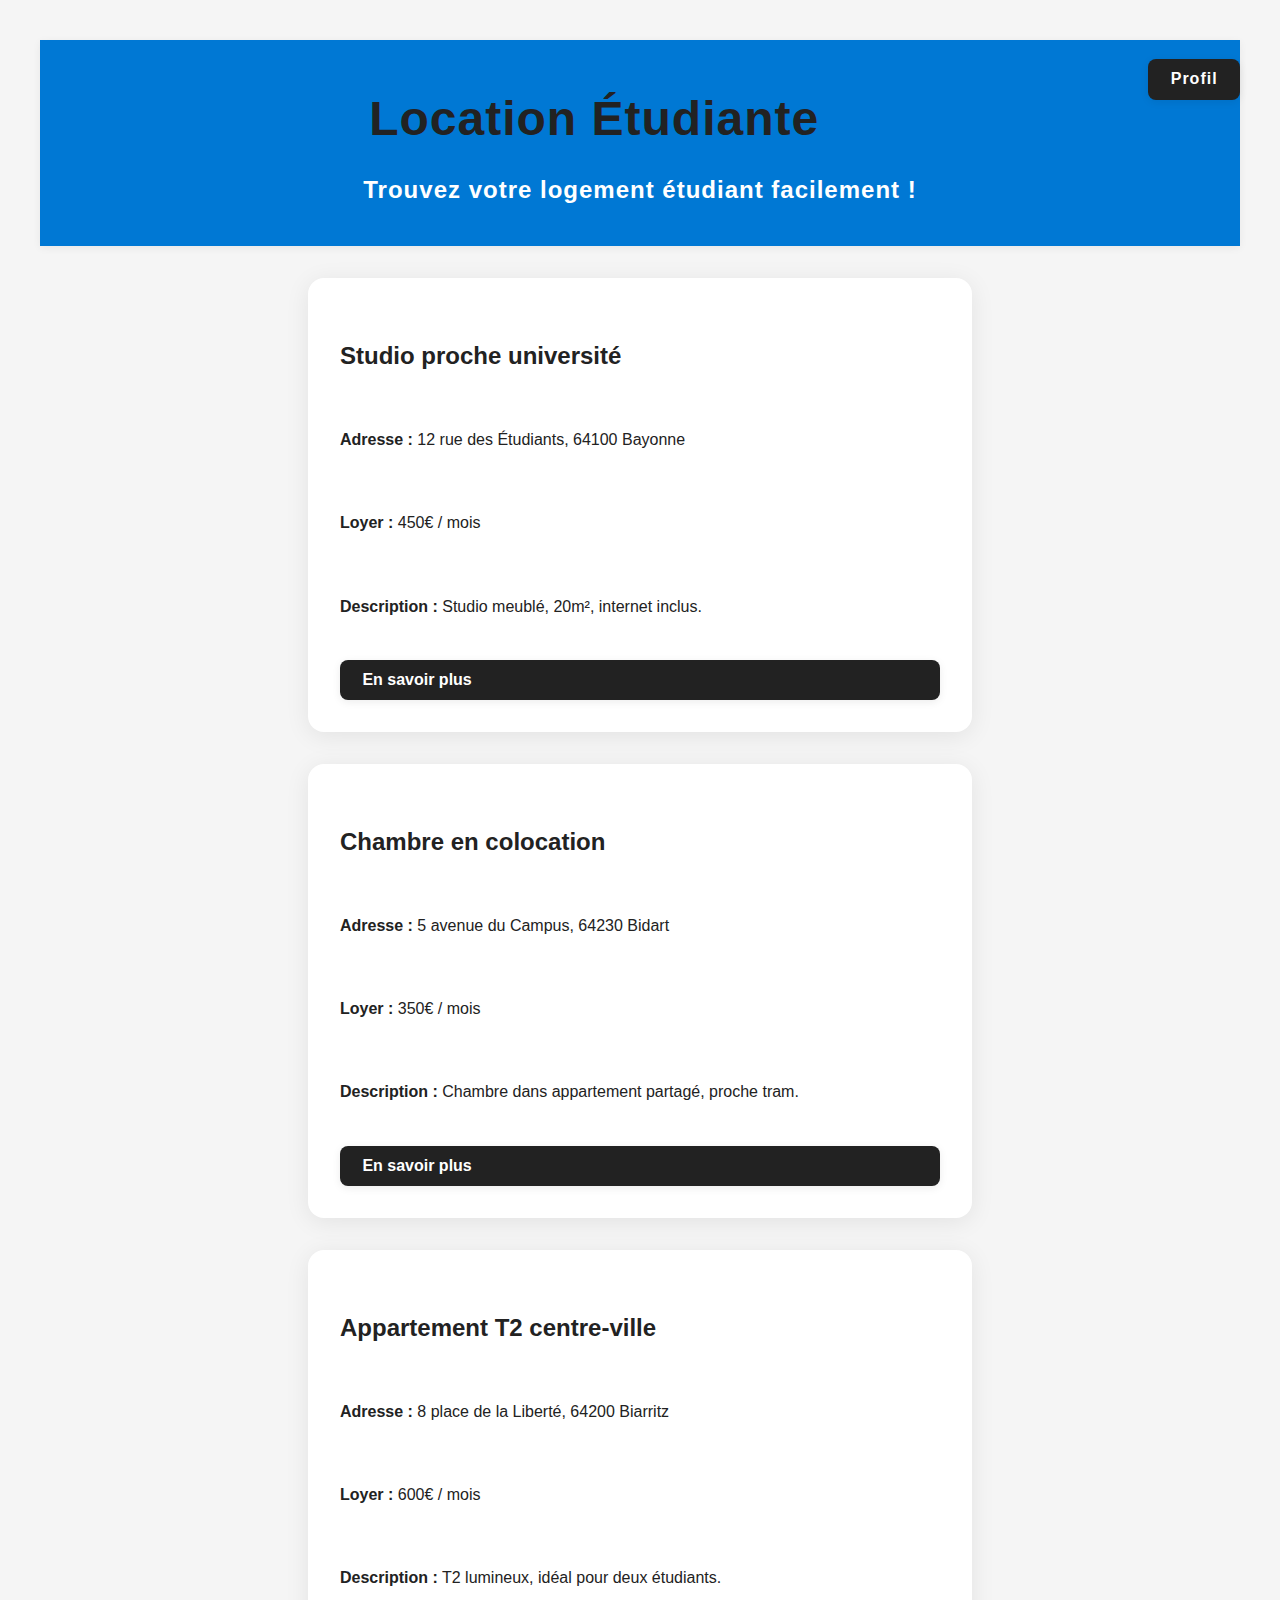
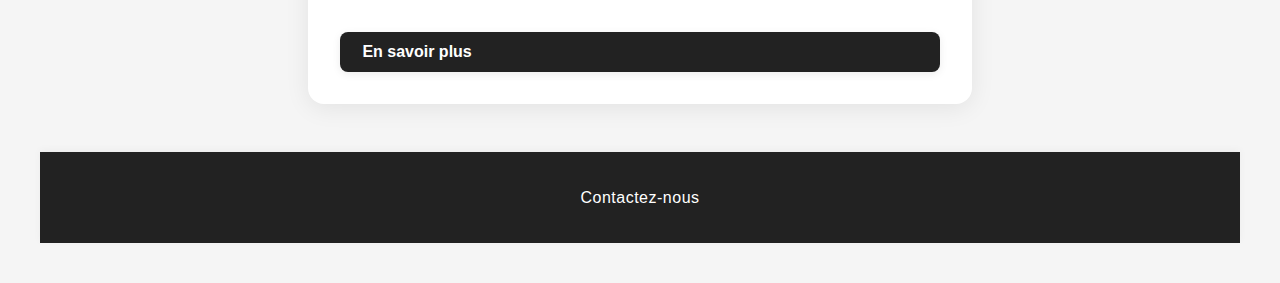
<file: index.html>
<!DOCTYPE html>
<html lang="fr">
<head>
    <meta charset="UTF-8">
    <title>Location Étudiante</title>
    <meta name="viewport" content="width=device-width, initial-scale=1.0">
    <link rel="stylesheet" href="styles\desktop.css">
</head>
<body>
    <header>
        <nav>
            <a href="profil.html" class="btn">Profil</a>
        </nav>
        <h1>Location Étudiante</h1>
 
        <p>Trouvez votre logement étudiant facilement !</p>
        
    </header>
    <main>
        <div class="listing">
            <h2>Studio proche université</h2>
            <p><strong>Adresse :</strong> 12 rue des Étudiants, 64100 Bayonne</p>
            <p><strong>Loyer :</strong> 450€ / mois</p>
            <p><strong>Description :</strong> Studio meublé, 20m², internet inclus.</p>
            <a href="#" class="btn">En savoir plus</a>
        </div>
        <div class="listing">
            <h2>Chambre en colocation</h2>
            <p><strong>Adresse :</strong> 5 avenue du Campus, 64230 Bidart</p>
            <p><strong>Loyer :</strong> 350€ / mois</p>
            <p><strong>Description :</strong> Chambre dans appartement partagé, proche tram.</p>
            <a href="#" class="btn">En savoir plus</a>
        </div>
        <div class="listing">
            <h2>Appartement T2 centre-ville</h2>
            <p><strong>Adresse :</strong> 8 place de la Liberté, 64200 Biarritz</p>
            <p><strong>Loyer :</strong> 600€ / mois</p>
            <p><strong>Description :</strong> T2 lumineux, idéal pour deux étudiants.</p>
            <a href="#" class="btn">En savoir plus</a>
        </div>
    </main>
    <footer>
        <p>Contactez-nous</p>
    </footer>
</body>
</html>
</file>
